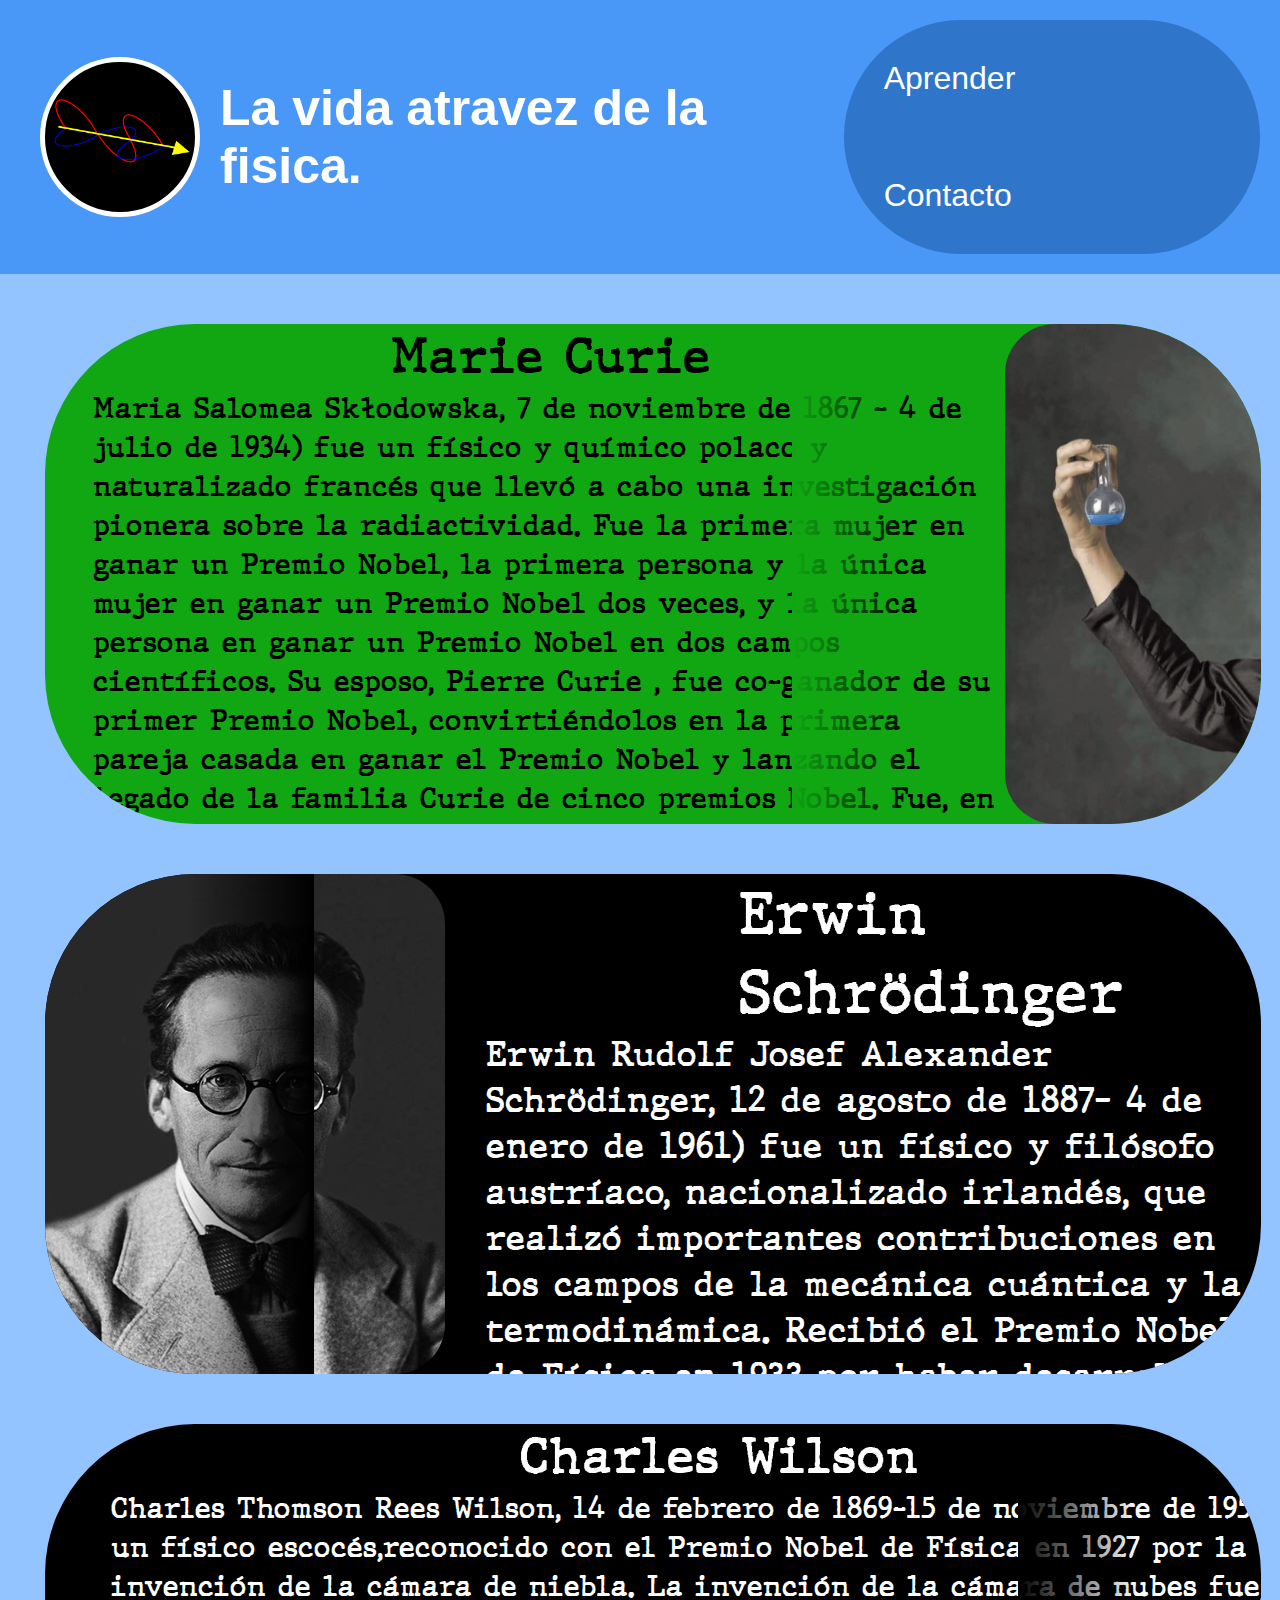
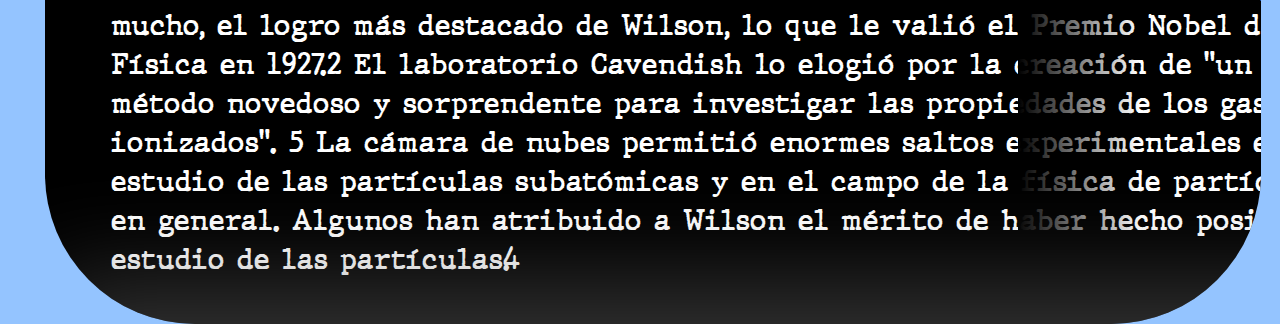
<file: paginas/premios/premios.html>
<!DOCTYPE html>
<html lang="es">

<head>
    <meta charset="UTF-8">
    <meta http-equiv="X-UA-Compatible" content="IE=edge">
    <meta name="viewport" content="width=device-width, initial-scale=1.0">
    <link rel="stylesheet" href="estilo.css">
    <title>Premios</title>
</head>

<body>
    <header>
        <div class="menu">
            <a href="../../index.html"><img loading="lazy" class="img-inicio" src="../../1x/menu.png" alt="foton"></a>
        </div>
        <h2>La vida atravez de la fisica.</h2>

        <ul class="menu2">
            <li><a href="../Aprender/index.html">Aprender</a></li>
            <li><a href="../contacto/index.html">Contacto</a></li>
        </ul>
    </header>

    <div class="mary">
        <div class="textomary">
            <h1>Marie Curie</h1>
            <p>Maria Salomea Skłodowska, 7 de noviembre de 1867 - 4 de julio de 1934) fue un físico y químico polaco y
                naturalizado francés que llevó a cabo una investigación pionera sobre la radiactividad. Fue la primera
                mujer en ganar un Premio Nobel, la primera persona y la única mujer en ganar un Premio Nobel dos veces,
                y la única persona en ganar un Premio Nobel en dos campos científicos. Su esposo, Pierre Curie , fue
                co-ganador de su primer Premio Nobel, convirtiéndolos en la primera pareja casada en ganar el Premio
                Nobel y lanzando el legado de la familia Curie de cinco premios Nobel. Fue, en 1906, la primera mujer en
                convertirse en profesora en la Universidad de París.</p>
            <div class="radiacion">
                <samp style="--i:0;"></samp>
                <samp style="--i:3;"></samp>
                <samp style="--i:.9;"></samp>
                <samp style="--i:1;"></samp>
                <samp style="--i:4;"></samp>
                <samp style="--i:5;"></samp>
                <samp style="--i:9;"></samp>
                <samp style="--i:6;"></samp>
                <samp style="--i:5;"></samp>
                <samp style="--i:7;"></samp>
                <samp style="--i:3;"></samp>
                <samp style="--i:10;"></samp>

            </div>
        </div>
        <img src="img/mary.png" alt="">
    </div>

    <div class="sr">
        <img src="img/sr.png" alt="">
        <div class="textomary">
            <h1>Erwin Schrödinger</h1>
            <p>Erwin Rudolf Josef Alexander Schrödinger, 12 de agosto de 1887- 4 de enero de 1961) fue un físico y
                filósofo austríaco, nacionalizado irlandés, que realizó importantes contribuciones en los campos de la
                mecánica cuántica y la termodinámica.​ Recibió el Premio Nobel de Física en 1933 por haber desarrollado
                la ecuación de Schrödinger, compartido con Paul Dirac.Tras mantener una larga correspondencia con Albert
                Einstein propuso el experimento mental del gato de Schrödinger que mostraba las paradojas e
                interrogantes a los que abocaba la física cuántica.​</p>
        </div>
    </div>

    <div class="vapor">
        <div class="textomary">
            <h1>Charles Wilson</h1>
            <p>Charles Thomson Rees Wilson, 14 de febrero de 1869-15 de noviembre de 1959) fue un físico escocés,​
                reconocido con el Premio Nobel de Física en 1927 por la invención de la cámara de niebla.
                La invención de la cámara de nubes fue, con mucho, el logro más destacado de Wilson, lo que le valió el
                Premio Nobel de Física en 1927.2​ El laboratorio Cavendish lo elogió por la creación de "un método
                novedoso y sorprendente para investigar las propiedades de los gases ionizados". 5​ La cámara de nubes
                permitió enormes saltos experimentales en el estudio de las partículas subatómicas y en el campo de la
                física de partículas, en general. Algunos han atribuido a Wilson el mérito de haber hecho posible el
                estudio de las partículas.4​​</p>

            <div class="bubles">
                <samp style="--i:1;"></samp>
                <samp style="--i:2;"></samp>
                <samp style="--i:3;"></samp>
                <samp style="--i:4;"></samp>
                <samp style="--i:5;"></samp>
                <samp style="--i:6;"></samp>
                <samp style="--i:7;"></samp>
                <samp style="--i:8;"></samp>
                <samp style="--i:9;"></samp>
                <samp style="--i:10;"></samp>
                <samp style="--i:11;"></samp>
                <samp style="--i:12;"></samp>
                <samp style="--i:13;"></samp>
                <samp style="--i:14;"></samp>
                <samp style="--i:15;"></samp>
                <samp style="--i:16;"></samp>
                <samp style="--i:17;"></samp>
                <samp style="--i:18;"></samp>
                <samp style="--i:19;"></samp>
                <samp style="--i:10;"></samp>
                <samp style="--i:1;"></samp>
                <samp style="--i:12;"></samp>
            </div>


        </div>
        <img src="img/vapor.png" alt="">
    </div>

</body>

</html>
</file>
<file: paginas/premios/estilo.css>
* {
    margin: 0px;
}

*::-webkit-scrollbar {
    width: 7px;
}

*::-webkit-scrollbar-thumb {
    background-color: rgb(0, 81, 255);
    border-radius: 5px;
}

@font-face {
    font-family: JMH;
    src: url(../../letras/JMH\ Typewriter-Bold.ttf);
}

header h2 {
    color: rgb(255, 255, 255);
    font-size: 50px;
}

header {
    display: flex;
    background-color: rgb(73, 151, 246);
    /* background-color: rgb(73, 151, 246); */
    /* background-color: rgb(6, 112, 241); */
    justify-content: left;
    font-family: sans-serif;
    color: white;
    align-items: center;
    padding: 20px;
}

body {
    background-color: rgb(148, 196, 255);
    cursor: url(../../1x/cursor.png),
    auto;
}

/* Imagen del header */
.menu img {
    height: 150px;
    border: 5px solid rgb(255, 255, 255);
    background-color: rgba(0, 0, 0);
    float: left;
    margin: 10px;
    margin: 20px;

    transition: 0.5s ease-out;
    border-radius: 100px;

    transition-timing-function: ease;
}

/* Imagen cambia */
.menu img:hover {

    /* Accion cuando ponemos el cursor encima del logo */
    margin-top: -5px;
    margin-bottom: 5px;
    /* Pixeles de margen de accion */
    background-color: rgba(0, 0, 0, 0.643);
    /* El color del logo */
    transition-timing-function: cubic-bezier(0.23, .7, 0.320, 2);
    transform: rotate(20deg);
    box-shadow: -20px -20px 0 0 rgba(0, 0, 0, 10) inset,
        10px 10px 0 0 rgba(255, 255, 255, .5) inset;
        cursor: url(../../1x/cursor2.png),
    auto;
}



/* El menu real */
.menu2 {
    list-style: none;
    padding: 0;
    background: rgb(47, 117, 201);
    width: 90%;
    width: auto;
    margin: auto;
    border-radius: 100px;
    zoom: 2;
}

.menu2 li a {
    text-decoration: none;
    color: white;
    padding: 20px;
    display: block;
}

.menu2 li {
    display: inline-block;
    text-align: center;
}

.menu2 li a:hover {
    color: rgb(47, 117, 201);
    background: #ffffff;
    border-radius: 100px;
    transition: 0.5s, border-radius 0s;
    cursor: url(../../1x/cursor2.png),
    auto;
}



.mary {
    margin-left: 45px;
    margin-top: 50px;
    border-radius: 150px;
    height: 500px;
    width: 95%;
    background-color: rgb(16, 167, 19);
    display: flex;
    overflow: hidden;
    position: relative;
}

.mary img {
    width: 700px;
    height: 500px;
    border-radius: 50px;
}

.mary:before {
    content: "";
    height: 500px;
    width: 20%;
    position: absolute;
    background: linear-gradient(270deg, rgba(0, 0, 0, 0)50%, rgb(16, 167, 19));
    margin-left: 61.4%;
}

.mary h1 {
    padding-left: 36%;
    font-size: 50px;
    font-family: JMH;
}

.mary p {
    padding-left: 5%;
    font-size: 29px;
    font-family: JMH;
}



.sr {
    margin-left: 45px;
    margin-top: 50px;
    border-radius: 150px;
    height: 500px;
    width: 95%;
    color: white;
    background-color: rgb(0, 0, 0);
    display: flex;
    overflow: hidden;
}
.sr img {
    width: 700px;
    height: 500px;
    border-radius: 50px;
}

.sr:before {
    content: "";
    height: 500px;
    width: 20%;
    position: absolute;
    background: linear-gradient(90deg, rgba(0, 0, 0, 0)50%, rgb(0, 0, 0));
    margin-left: 1%;
}

.sr h1 {
    padding-left: 36%;
    font-size: 60px;
    font-family: JMH;
}

.sr p {
    padding-left: 5%;
    font-size: 35px;
    font-family: JMH;
}


.vapor {
    margin-left: 45px;
    margin-top: 50px;
    border-radius: 150px;
    height: 500px;
    width: 95%;
    background-color: rgb(0, 0, 0);
    display: flex;
    color: white;

    position: relative;
    overflow: hidden;
}

.vapor img {
    width: 700px;
    height: 500px;
    border-radius: 50px;
}

.vapor:before {
    content: "";
    height: 500px;
    width: 20%;
    position: absolute;
    background: linear-gradient(270deg, rgba(0, 0, 0, 0)50%, rgb(0, 0, 0));
    margin-left: 80%;
}

.vapor h1 {
    padding-left: 36%;
    font-size: 50px;
    font-family: JMH;
}

.vapor p {
    padding-left: 5%;
    font-size: 29px;
    font-family: JMH;
}

.bubles
{
    padding-left: calc(1px*var(--i));
    position: relative;
    display: flex;
    z-index: 0;
    filter: blur(50px);
    opacity: .5;
}
.bubles samp
{
    position: relative;
    width: 30px;
    height: 500px;
    background-color: #636363;
    animation: animate 1s linear infinite;
    animation-duration: calc(10s / var(--i));
}
samp
{
    padding:15px;
}
@keyframes animate
{
    0%
    {
        transform: translateY(300px);
    }
    100%
    {
        transform: translateY(-10000px);
    }
}


.radiacion
{
    position: relative;
    display: flex;
    z-index: 0;
    filter: blur(20px);
    opacity: .3;
}
.radiacion samp
{
    position: relative;
    width: 50px;
    height: 50px;
    background-color: #2bff00;
    animation: a 1s linear infinite;
    animation-duration: calc(5s / var(--i));
}
samp
{
    padding:15px;
}
@keyframes a
{
    0%
    {
        transform: translateY(300px);
    }
    100%
    {
        transform: translateY(-700px);
    }
}
</file>
